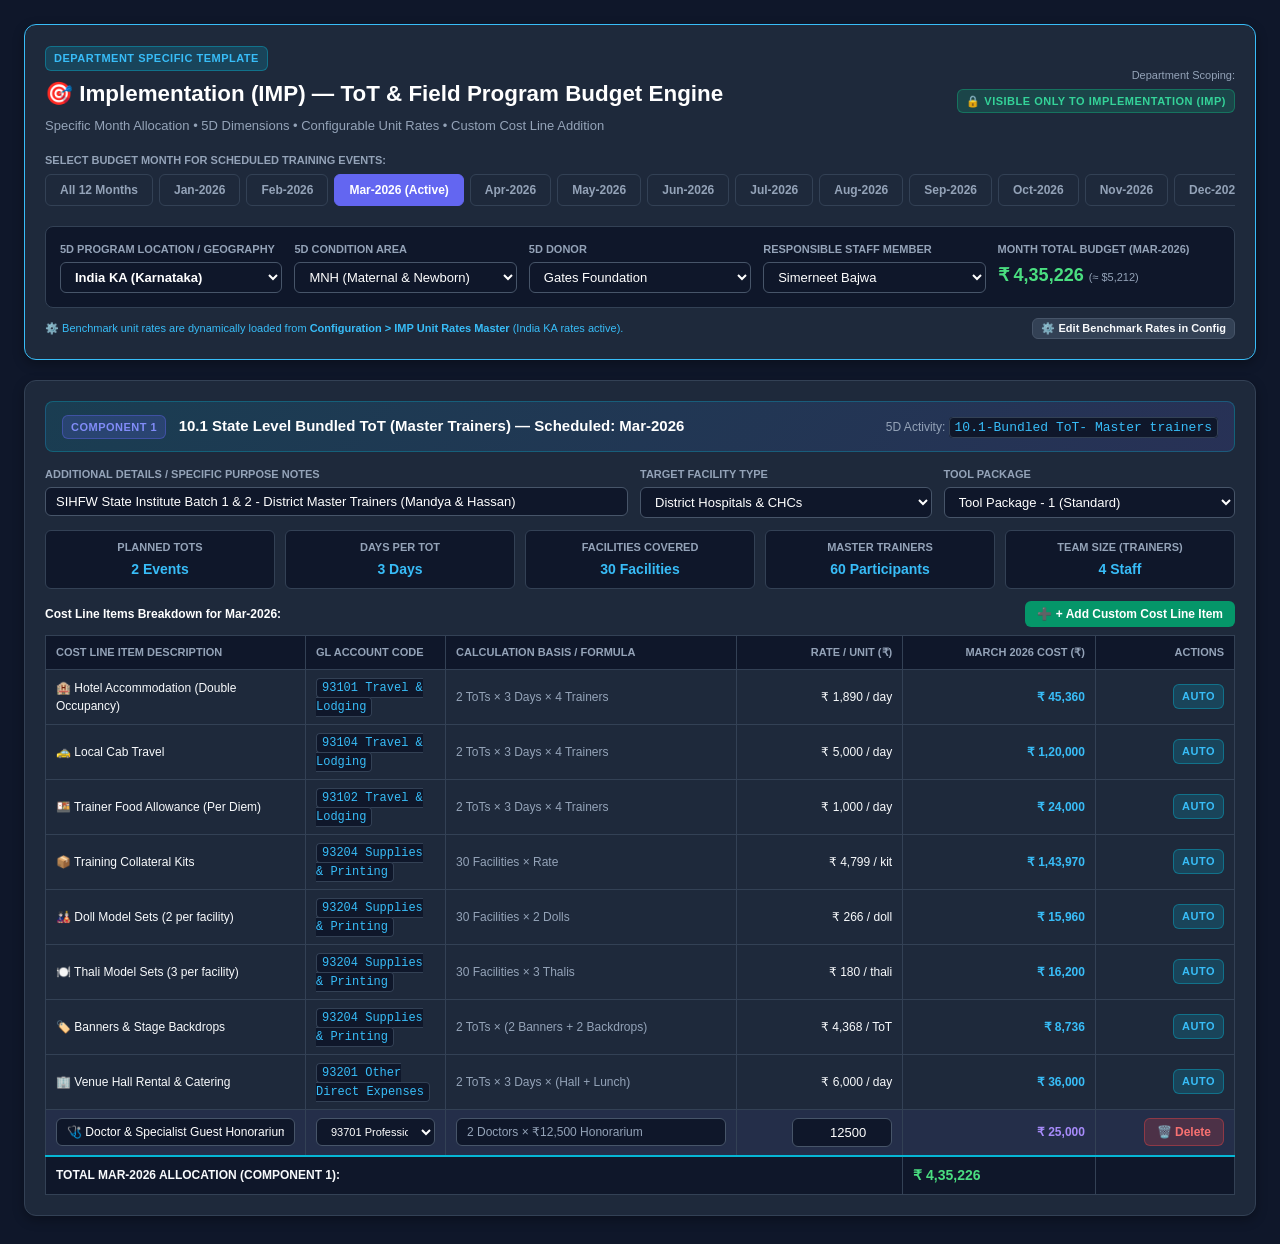
<file: preview-imp-tot-template.html>
<!DOCTYPE html>
<html lang="en">
<head>
  <meta charset="UTF-8">
  <meta name="viewport" content="width=device-width, initial-scale=1.0">
  <title>IMP — ToT Budgeting Template (Updated Preview) | Noora Health</title>
  <style>
    :root {
      --bg-primary: #0f172a;
      --bg-secondary: #1e293b;
      --bg-tertiary: #334155;
      --text-primary: #f8fafc;
      --text-secondary: #94a3b8;
      --accent-primary: #6366f1;
      --accent-secondary: #06b6d4;
      --accent-emerald: #10b981;
      --border-color: #334155;
    }
    * { box-sizing: border-box; margin: 0; padding: 0; }
    body {
      font-family: -apple-system, BlinkMacSystemFont, 'Segoe UI', Roboto, Helvetica, Arial, sans-serif;
      background-color: var(--bg-primary);
      color: var(--text-primary);
      padding: 24px;
      line-height: 1.5;
    }
    .container { max-width: 1350px; margin: 0 auto; }
    .badge {
      display: inline-block;
      padding: 3px 8px;
      font-size: 11px;
      font-weight: 700;
      border-radius: 6px;
      text-transform: uppercase;
      letter-spacing: 0.5px;
    }
    .badge-cyan { background: rgba(6, 182, 212, 0.2); color: #38bdf8; border: 1px solid rgba(6, 182, 212, 0.4); }
    .badge-emerald { background: rgba(16, 185, 129, 0.2); color: #34d399; border: 1px solid rgba(16, 185, 129, 0.4); }
    .badge-indigo { background: rgba(99, 102, 241, 0.2); color: #818cf8; border: 1px solid rgba(99, 102, 241, 0.4); }
    
    .card {
      background: var(--bg-secondary);
      border: 1px solid var(--border-color);
      border-radius: 12px;
      padding: 20px;
      margin-bottom: 20px;
      box-shadow: 0 4px 12px rgba(0,0,0,0.3);
    }
    .header-box {
      display: flex;
      justify-content: space-between;
      align-items: center;
      margin-bottom: 16px;
    }
    .controls-grid {
      display: grid;
      grid-template-columns: repeat(5, 1fr);
      gap: 12px;
      background: var(--bg-primary);
      padding: 14px;
      border-radius: 8px;
      border: 1px solid var(--border-color);
    }
    .scale-label {
      font-size: 11px;
      font-weight: 700;
      color: var(--text-secondary);
      text-transform: uppercase;
      margin-bottom: 4px;
      display: block;
    }
    .form-control {
      background: #0f172a;
      border: 1px solid #475569;
      color: #fff;
      padding: 6px 10px;
      border-radius: 6px;
      width: 100%;
      font-size: 13px;
    }
    .form-control:focus {
      outline: none;
      border-color: var(--accent-secondary);
    }

    .month-tabs {
      display: flex;
      gap: 6px;
      overflow-x: auto;
      margin-bottom: 16px;
      padding-bottom: 4px;
    }
    .month-tab {
      padding: 6px 14px;
      border-radius: 6px;
      font-size: 12px;
      font-weight: 600;
      cursor: pointer;
      background: #1e293b;
      border: 1px solid #334155;
      color: #94a3b8;
      white-space: nowrap;
    }
    .month-tab.active {
      background: var(--accent-primary);
      border-color: var(--accent-primary);
      color: #fff;
    }
    .month-tab:hover:not(.active) {
      background: #334155;
      color: #fff;
    }
    
    .comp-header {
      background: linear-gradient(135deg, rgba(6, 182, 212, 0.15), rgba(99, 102, 241, 0.15));
      border: 1px solid rgba(6, 182, 212, 0.3);
      border-radius: 8px;
      padding: 12px 16px;
      margin-bottom: 14px;
      display: flex;
      justify-content: space-between;
      align-items: center;
    }
    .comp-title {
      font-size: 15px;
      font-weight: 700;
      color: #fff;
      margin-left: 8px;
    }
    
    .scale-grid {
      display: grid;
      grid-template-columns: repeat(auto-fit, minmax(130px, 1fr));
      gap: 10px;
      margin: 12px 0;
    }
    .scale-input-box {
      background: #0f172a;
      border: 1px solid var(--border-color);
      border-radius: 6px;
      padding: 8px 10px;
      text-align: center;
    }
    .scale-val {
      font-size: 14px;
      font-weight: 700;
      color: #38bdf8;
      margin-top: 2px;
    }
    
    .data-table {
      width: 100%;
      border-collapse: collapse;
      font-size: 12px;
      margin-top: 8px;
    }
    .data-table th, .data-table td {
      border: 1px solid #334155;
      padding: 8px 10px;
      text-align: right;
    }
    .data-table th:first-child, .data-table td:first-child {
      text-align: left;
    }
    .data-table th:nth-child(2), .data-table td:nth-child(2),
    .data-table th:nth-child(3), .data-table td:nth-child(3) {
      text-align: left;
    }
    .data-table th {
      background: #0f172a;
      color: var(--text-secondary);
      font-weight: 700;
      text-transform: uppercase;
      font-size: 11px;
    }
    .data-table tr:hover {
      background: rgba(255, 255, 255, 0.02);
    }
    .total-row {
      background: #0f172a;
      font-weight: 700;
      border-top: 2px solid var(--accent-secondary);
    }
    .btn {
      padding: 6px 12px;
      border-radius: 6px;
      font-size: 12px;
      font-weight: 600;
      cursor: pointer;
      border: none;
      display: inline-flex;
      align-items: center;
      gap: 6px;
    }
    .btn-primary { background: var(--accent-primary); color: #fff; }
    .btn-secondary { background: #334155; color: #f8fafc; border: 1px solid #475569; }
    .btn-emerald { background: #059669; color: #fff; }
    .btn-danger { background: rgba(239, 68, 68, 0.2); color: #f87171; border: 1px solid rgba(239, 68, 68, 0.4); }
    code {
      background: #0f172a;
      padding: 2px 5px;
      border-radius: 4px;
      font-family: monospace;
      color: #38bdf8;
      border: 1px solid #334155;
    }
    .custom-row {
      background: rgba(99, 102, 241, 0.08);
    }
  </style>
</head>
<body>
  <div class="container">
    
    <!-- Top Header Banner -->
    <div class="card" style="border-color: #38bdf8;">
      <div class="header-box">
        <div>
          <span class="badge badge-cyan">DEPARTMENT SPECIFIC TEMPLATE</span>
          <h2 style="margin: 6px 0; color: #fff; font-size: 1.4rem;">🎯 Implementation (IMP) — ToT & Field Program Budget Engine</h2>
          <p style="color: var(--text-secondary); font-size: 13px;">
            Specific Month Allocation &bull; 5D Dimensions &bull; Configurable Unit Rates &bull; Custom Cost Line Addition
          </p>
        </div>
        <div style="text-align: right;">
          <div style="font-size: 11px; color: var(--text-secondary); margin-bottom: 4px;">Department Scoping:</div>
          <span class="badge badge-emerald">🔒 Visible ONLY to Implementation (IMP)</span>
        </div>
      </div>

      <!-- Month Selector Tabs -->
      <div style="margin-bottom: 12px;">
        <label class="scale-label" style="margin-bottom: 6px;">Select Budget Month for Scheduled Training Events:</label>
        <div class="month-tabs">
          <div class="month-tab">All 12 Months</div>
          <div class="month-tab">Jan-2026</div>
          <div class="month-tab">Feb-2026</div>
          <div class="month-tab active">Mar-2026 (Active)</div>
          <div class="month-tab">Apr-2026</div>
          <div class="month-tab">May-2026</div>
          <div class="month-tab">Jun-2026</div>
          <div class="month-tab">Jul-2026</div>
          <div class="month-tab">Aug-2026</div>
          <div class="month-tab">Sep-2026</div>
          <div class="month-tab">Oct-2026</div>
          <div class="month-tab">Nov-2026</div>
          <div class="month-tab">Dec-2026</div>
        </div>
      </div>

      <!-- 5D Dimensions & Settings Row -->
      <div class="controls-grid">
        <div>
          <label class="scale-label">5D Program Location / Geography</label>
          <select class="form-control" style="font-weight: 600;">
            <option selected>India KA (Karnataka)</option>
            <option>India AP (Andhra Pradesh)</option>
            <option>India TS (Telangana)</option>
            <option>India MH (Maharashtra)</option>
            <option>India OD (Odisha)</option>
            <option>India MP (Madhya Pradesh)</option>
          </select>
        </div>
        <div>
          <label class="scale-label">5D Condition Area</label>
          <select class="form-control">
            <option selected>MNH (Maternal & Newborn)</option>
            <option>Cardiology (General)</option>
            <option>Oncology Care</option>
            <option>Tuberculosis</option>
          </select>
        </div>
        <div>
          <label class="scale-label">5D Donor</label>
          <select class="form-control">
            <option selected>Gates Foundation</option>
            <option>CIFF</option>
            <option>General Unrestricted</option>
          </select>
        </div>
        <div>
          <label class="scale-label">Responsible Staff Member</label>
          <select class="form-control">
            <option selected>Simerneet Bajwa</option>
            <option>Ananth V</option>
            <option>Huma</option>
            <option>Tanmay</option>
          </select>
        </div>
        <div>
          <label class="scale-label">Month Total Budget (Mar-2026)</label>
          <div style="font-size: 18px; font-weight: 700; color: #4ade80;">₹ 4,35,226 <span style="font-size: 11px; color: #94a3b8; font-weight: normal;">(≈ $5,212)</span></div>
        </div>
      </div>

      <!-- Configurable Rates Notice -->
      <div style="margin-top: 10px; font-size: 11px; color: #38bdf8; display: flex; justify-content: space-between; align-items: center;">
        <span>⚙️ Benchmark unit rates are dynamically loaded from <strong>Configuration &gt; IMP Unit Rates Master</strong> (India KA rates active).</span>
        <button class="btn btn-secondary" style="font-size: 11px; padding: 3px 8px;">⚙️ Edit Benchmark Rates in Config</button>
      </div>
    </div>

    <!-- Component 1: State Level Bundled ToT in March 2026 -->
    <div class="card">
      <div class="comp-header">
        <div>
          <span class="badge badge-indigo">COMPONENT 1</span>
          <span class="comp-title">10.1 State Level Bundled ToT (Master Trainers) — Scheduled: Mar-2026</span>
        </div>
        <div>
          <span style="font-size: 12px; color: var(--text-secondary);">5D Activity: </span>
          <code>10.1-Bundled ToT- Master trainers</code>
        </div>
      </div>

      <div style="display: grid; grid-template-columns: 2fr 1fr 1fr; gap: 12px; margin-bottom: 12px;">
        <div>
          <label class="scale-label">Additional Details / Specific Purpose Notes</label>
          <input type="text" class="form-control" value="SIHFW State Institute Batch 1 & 2 - District Master Trainers (Mandya & Hassan)">
        </div>
        <div>
          <label class="scale-label">Target Facility Type</label>
          <select class="form-control">
            <option selected>District Hospitals & CHCs</option>
            <option>Primary Health Centres (PHC)</option>
          </select>
        </div>
        <div>
          <label class="scale-label">Tool Package</label>
          <select class="form-control">
            <option selected>Tool Package - 1 (Standard)</option>
            <option>Tool Package - 2 (Required)</option>
          </select>
        </div>
      </div>

      <!-- Scale Parameters -->
      <div class="scale-grid">
        <div class="scale-input-box">
          <div class="scale-label">Planned ToTs</div>
          <div class="scale-val">2 Events</div>
        </div>
        <div class="scale-input-box">
          <div class="scale-label">Days per ToT</div>
          <div class="scale-val">3 Days</div>
        </div>
        <div class="scale-input-box">
          <div class="scale-label">Facilities Covered</div>
          <div class="scale-val">30 Facilities</div>
        </div>
        <div class="scale-input-box">
          <div class="scale-label">Master Trainers</div>
          <div class="scale-val">60 Participants</div>
        </div>
        <div class="scale-input-box">
          <div class="scale-label">Team Size (Trainers)</div>
          <div class="scale-val">4 Staff</div>
        </div>
      </div>

      <!-- Cost Table with Custom Line Items -->
      <div style="display: flex; justify-content: space-between; align-items: center; margin: 12px 0 6px 0;">
        <span style="font-size: 12px; font-weight: 700; color: #fff;">Cost Line Items Breakdown for Mar-2026:</span>
        <button type="button" class="btn btn-emerald" onclick="addSampleCustomLine()">
          ➕ + Add Custom Cost Line Item
        </button>
      </div>

      <table class="data-table" id="costItemsTable">
        <thead>
          <tr>
            <th style="width: 260px;">Cost Line Item Description</th>
            <th style="width: 140px;">GL Account Code</th>
            <th>Calculation Basis / Formula</th>
            <th>Rate / Unit (₹)</th>
            <th>March 2026 Cost (₹)</th>
            <th>Actions</th>
          </tr>
        </thead>
        <tbody id="costTableBody">
          <tr>
            <td>🏨 Hotel Accommodation (Double Occupancy)</td>
            <td><code>93101 Travel & Lodging</code></td>
            <td style="color: #94a3b8;">2 ToTs &times; 3 Days &times; 4 Trainers</td>
            <td>₹ 1,890 / day</td>
            <td style="font-weight: 700; color: #38bdf8;">₹ 45,360</td>
            <td><span class="badge badge-cyan">Auto</span></td>
          </tr>
          <tr>
            <td>🚕 Local Cab Travel</td>
            <td><code>93104 Travel & Lodging</code></td>
            <td style="color: #94a3b8;">2 ToTs &times; 3 Days &times; 4 Trainers</td>
            <td>₹ 5,000 / day</td>
            <td style="font-weight: 700; color: #38bdf8;">₹ 1,20,000</td>
            <td><span class="badge badge-cyan">Auto</span></td>
          </tr>
          <tr>
            <td>🍱 Trainer Food Allowance (Per Diem)</td>
            <td><code>93102 Travel & Lodging</code></td>
            <td style="color: #94a3b8;">2 ToTs &times; 3 Days &times; 4 Trainers</td>
            <td>₹ 1,000 / day</td>
            <td style="font-weight: 700; color: #38bdf8;">₹ 24,000</td>
            <td><span class="badge badge-cyan">Auto</span></td>
          </tr>
          <tr>
            <td>📦 Training Collateral Kits</td>
            <td><code>93204 Supplies & Printing</code></td>
            <td style="color: #94a3b8;">30 Facilities &times; Rate</td>
            <td>₹ 4,799 / kit</td>
            <td style="font-weight: 700; color: #38bdf8;">₹ 1,43,970</td>
            <td><span class="badge badge-cyan">Auto</span></td>
          </tr>
          <tr>
            <td>🎎 Doll Model Sets (2 per facility)</td>
            <td><code>93204 Supplies & Printing</code></td>
            <td style="color: #94a3b8;">30 Facilities &times; 2 Dolls</td>
            <td>₹ 266 / doll</td>
            <td style="font-weight: 700; color: #38bdf8;">₹ 15,960</td>
            <td><span class="badge badge-cyan">Auto</span></td>
          </tr>
          <tr>
            <td>🍽️ Thali Model Sets (3 per facility)</td>
            <td><code>93204 Supplies & Printing</code></td>
            <td style="color: #94a3b8;">30 Facilities &times; 3 Thalis</td>
            <td>₹ 180 / thali</td>
            <td style="font-weight: 700; color: #38bdf8;">₹ 16,200</td>
            <td><span class="badge badge-cyan">Auto</span></td>
          </tr>
          <tr>
            <td>🏷️ Banners & Stage Backdrops</td>
            <td><code>93204 Supplies & Printing</code></td>
            <td style="color: #94a3b8;">2 ToTs &times; (2 Banners + 2 Backdrops)</td>
            <td>₹ 4,368 / ToT</td>
            <td style="font-weight: 700; color: #38bdf8;">₹ 8,736</td>
            <td><span class="badge badge-cyan">Auto</span></td>
          </tr>
          <tr>
            <td>🏢 Venue Hall Rental & Catering</td>
            <td><code>93201 Other Direct Expenses</code></td>
            <td style="color: #94a3b8;">2 ToTs &times; 3 Days &times; (Hall + Lunch)</td>
            <td>₹ 6,000 / day</td>
            <td style="font-weight: 700; color: #38bdf8;">₹ 36,000</td>
            <td><span class="badge badge-cyan">Auto</span></td>
          </tr>
          <!-- Custom User-Added Cost Line Demo -->
          <tr class="custom-row" id="customRow1">
            <td>
              <input type="text" class="form-control" value="🩺 Doctor & Specialist Guest Honorarium" style="font-size: 12px;">
            </td>
            <td>
              <select class="form-control" style="font-size: 11px;">
                <option selected>93701 Professional Charges</option>
                <option>93201 Other Direct Expenses</option>
                <option>93401 Office Expenses</option>
              </select>
            </td>
            <td>
              <input type="text" class="form-control" value="2 Doctors &times; ₹12,500 Honorarium" style="font-size: 12px; color: #94a3b8;">
            </td>
            <td>
              <input type="number" class="form-control" value="12500" style="text-align: right; width: 100px;">
            </td>
            <td style="font-weight: 700; color: #a78bfa;">
              ₹ 25,000
            </td>
            <td>
              <button class="btn btn-danger btn-sm" onclick="this.closest('tr').remove();" title="Remove custom line">🗑️ Delete</button>
            </td>
          </tr>
          <tr class="total-row">
            <td colspan="4">TOTAL MAR-2026 ALLOCATION (COMPONENT 1):</td>
            <td style="color: #4ade80; font-size: 14px;">₹ 4,35,226</td>
            <td></td>
          </tr>
        </tbody>
      </table>
    </div>

  </div>

  <script>
    function addSampleCustomLine() {
      const tbody = document.getElementById('costTableBody');
      const totalRow = tbody.querySelector('.total-row');
      const tr = document.createElement('tr');
      tr.className = 'custom-row';
      tr.innerHTML = `
        <td><input type="text" class="form-control" placeholder="Enter custom cost item..." style="font-size: 12px;"></td>
        <td>
          <select class="form-control" style="font-size: 11px;">
            <option>93201 Other Direct Expenses</option>
            <option>93701 Professional Charges</option>
            <option>93401 Office Expenses</option>
            <option>93105 Travel & Lodging (Misc)</option>
          </select>
        </td>
        <td><input type="text" class="form-control" placeholder="Quantity / Calculation remarks" style="font-size: 12px; color: #94a3b8;"></td>
        <td><input type="number" class="form-control" placeholder="Rate" style="text-align: right; width: 100px;"></td>
        <td style="font-weight: 700; color: #a78bfa;">₹ 0</td>
        <td><button class="btn btn-danger btn-sm" onclick="this.closest('tr').remove();">🗑️ Delete</button></td>
      `;
      tbody.insertBefore(tr, totalRow);
    }
  </script>
</body>
</html>
</file>
